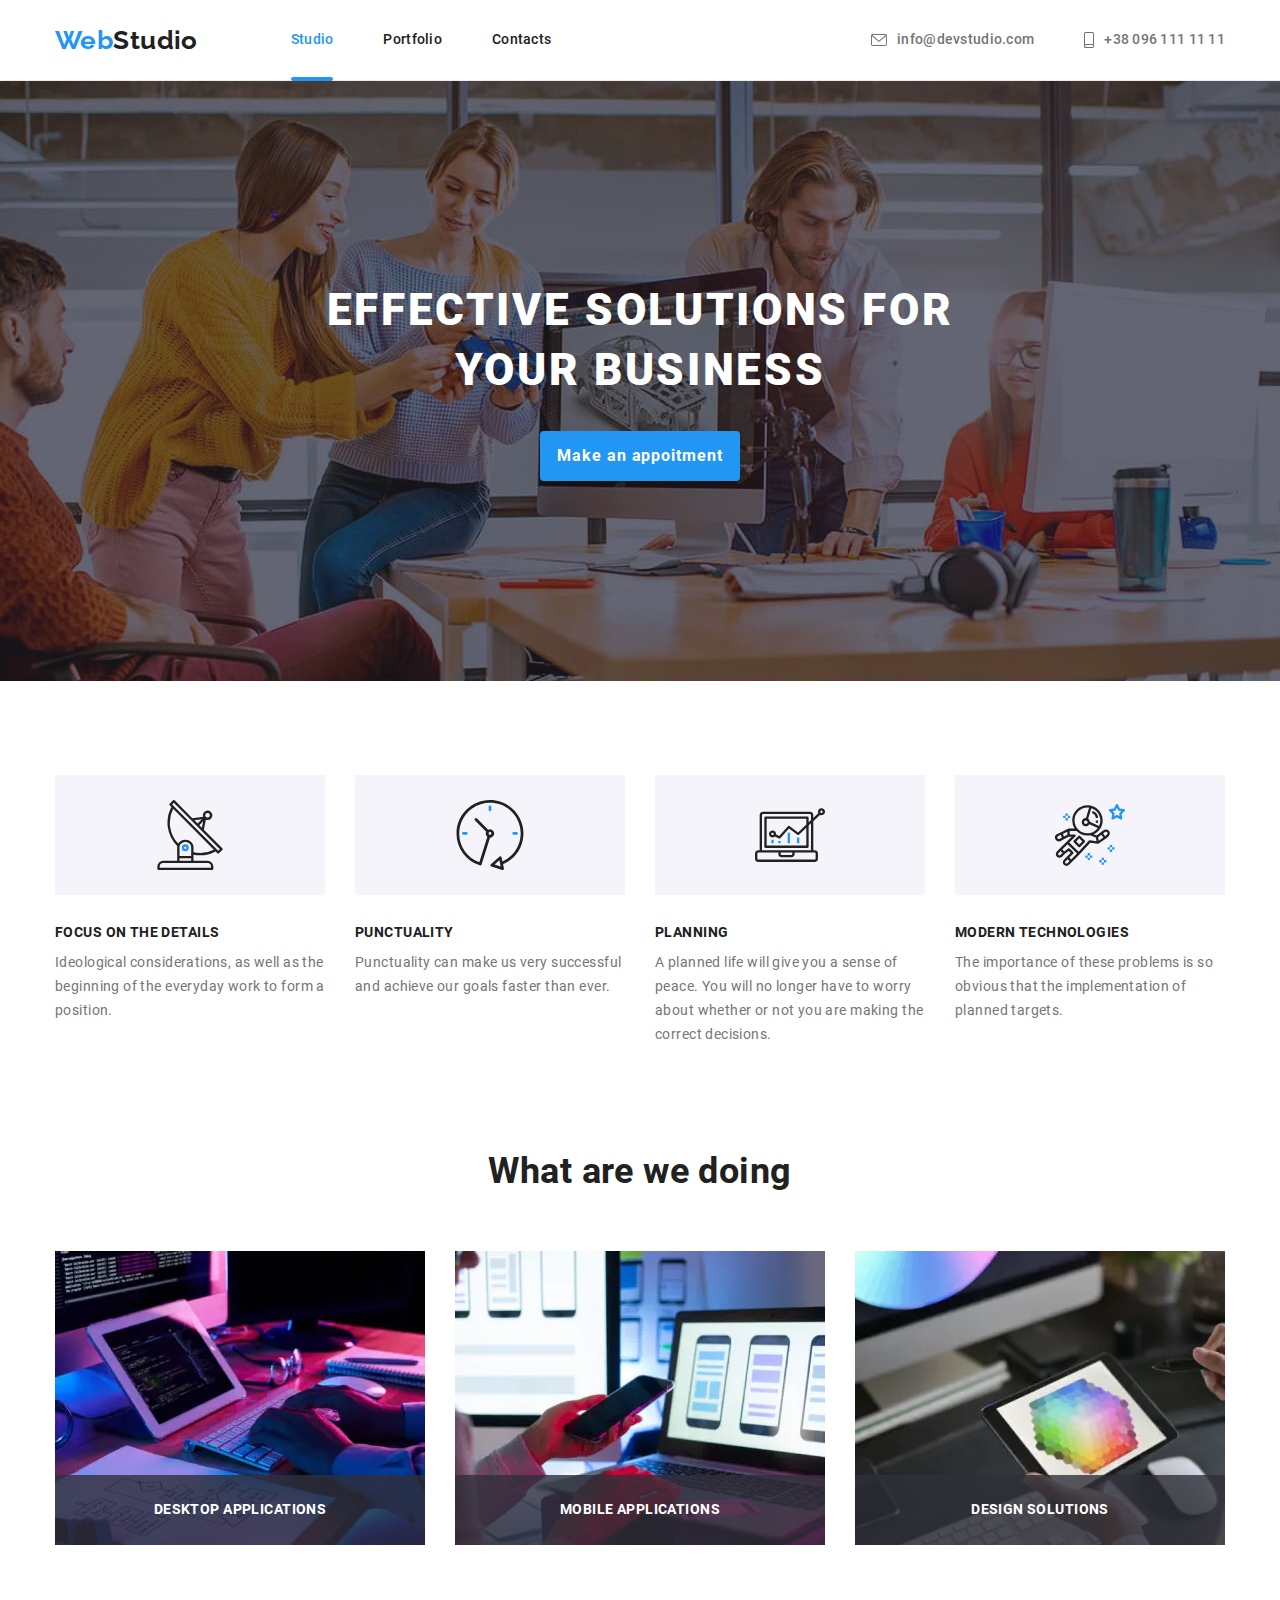
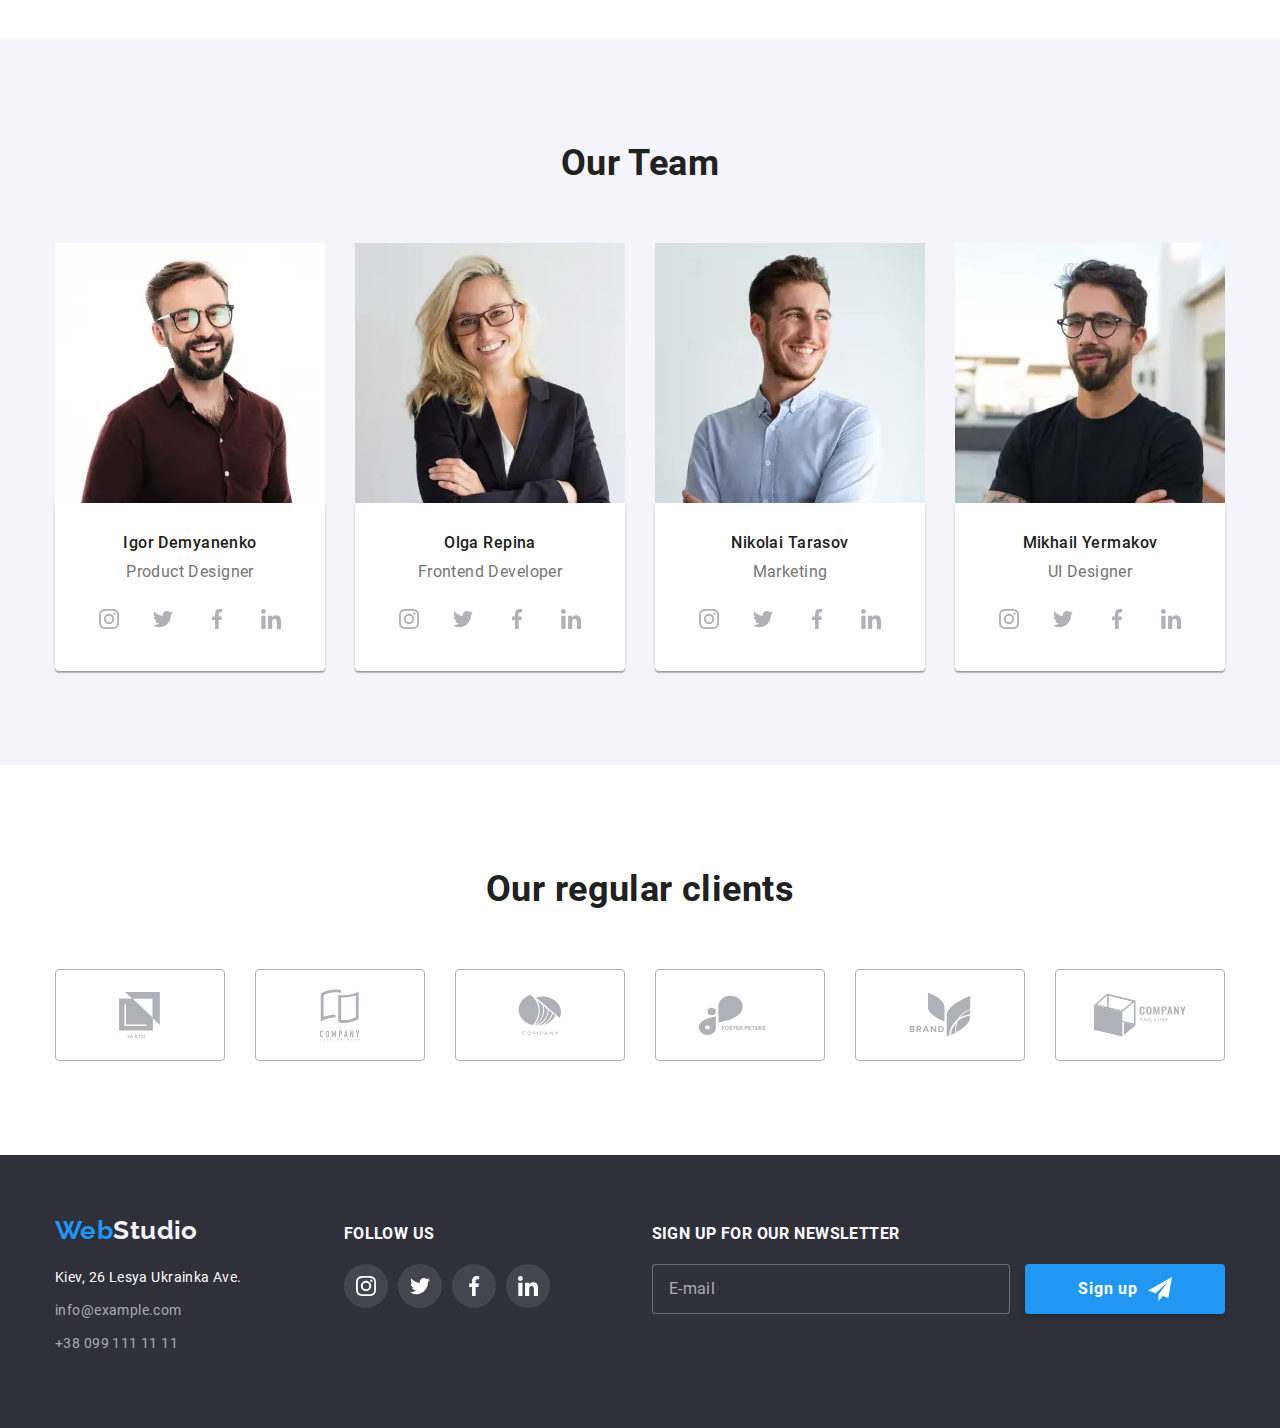
<file: index.html>
<!DOCTYPE html>
<html lang="en">
  <head>
    <meta charset="UTF-8" />
    <meta http-equiv="X-UA-Compatible" content="IE=edge" />
    <meta name="viewport" content="width=device-width, initial-scale=1.0" />
    <title>Web Studio</title>
    <link
      rel="stylesheet"
      href="https://cdnjs.cloudflare.com/ajax/libs/modern-normalize/1.0.0/modern-normalize.min.css"
    />
    <link rel="stylesheet" href="./css/main.min.css" />
  </head>
  <body>
    <header class="header">
      <div class="container header__flex">
        <a class="link logo logo--nohover logo--nofocus header__logo" href="./index.html"
          ><span class="logo--blue">Web</span>Studio</a
        >
        <nav class="site-nav">
          <button class="site-nav__button" type="button" aria-expanded="false" data-menu-button>
            <svg class="site-nav__svg" width="24" height="16" aria-label="Swith to mobile menu">
              <use class="site-nav__menu-btn" href="./images/icons.svg#menu_24px"></use>
              <use class="site-nav__close-btn" href="./images/icons.svg#close_24px"></use>
            </svg>
          </button>
          <ul class="list site-nav__list">
            <li class="site-nav__item">
              <a class="link site-nav__link site-nav__link--current" href="./index.html">Studio</a>
            </li>
            <li class="site-nav__item"><a class="link site-nav__link" href="./portfolio.html">Portfolio</a></li>
            <li class="site-nav__item"><a class="link site-nav__link" href="#contacts">Contacts</a></li>
          </ul>
        </nav>
        <ul class="list contacts header-contacts">
          <li class="contacts__item">
            <a class="contacts__link link" href="mailto:info@devstudio.com">
              <svg class="contacts__icon contacts__icon--mail">
                <use href="./images/icons.svg#mail"></use>
              </svg>
              info@devstudio.com
            </a>
          </li>
          <li class="contacts__item">
            <a class="contacts__link link" href="tel:+380961111111">
              <svg class="contacts__icon contacts__icon--tel">
                <use href="./images/icons.svg#tel"></use>
              </svg>
              +38 096 111 11 11
            </a>
          </li>
        </ul>
      </div>
      <div class="mobile-menu" data-menu>
        <ul class="list mobile-menu__list">
          <li class="mobile-menu__item">
            <a href="./index.html" class="link mobile-menu__link mobile-menu__link--current">Studio</a>
          </li>
          <li class="mobile-menu__item"><a href="./portfolio.html" class="link mobile-menu__link">Portfolio</a></li>
          <li class="mobile-menu__item"><a href="#contacts" class="link mobile-menu__link">Contacts</a></li>
        </ul>
        <div class="mobile-menu__bottom">
          <ul class="list mobile-menu__contacts">
            <li class="mobile-menu__contscts-item">
              <a href="tel:+380961111111" class="link mobile-menu__contacts-link mobile-menu__contacts-link--tel"
                >+38 096 111 11 11</a
              >
            </li>
            <li class="mobile-menu__contscts-item">
              <a
                href="mailto:info@devstudio.com"
                class="link mobile-menu__contacts-link mobile-menu__contacts-link--mail"
                >info@devstudio.com</a
              >
            </li>
          </ul>
          <ul class="list mobile-menu__socials">
            <li class="mobile-menu__socials-item">
              <a href="https://www.instagram.com/" class="link mobile-menu__socials-link">Instagram</a>
            </li>
            <li class="mobile-menu__socials-item">
              <a href="https://twitter.com/" class="link mobile-menu__socials-link">Twitter</a>
            </li>
            <li class="mobile-menu__socials-item">
              <a href="https://www.facebook.com/" class="link mobile-menu__socials-link">Facebook</a>
            </li>
            <li class="mobile-menu__socials-item">
              <a href="https://www.linkedin.com/" class="link mobile-menu__socials-link">LinkedIn</a>
            </li>
          </ul>
        </div>
      </div>
    </header>
    <main>
      <section class="hero section">
        <div class="container">
          <h1 class="hero__title">Effective solutions for your business</h1>
          <button class="btn hero__btn" data-modal-open type="button">Make an appoitment</button>
        </div>
      </section>
      <section class="section values">
        <div class="container">
          <h2 class="section__title visually-hidden">Our values</h2>
          <ul class="list card-set">
            <li class="card-set__item values__item">
              <div class="values__bg-icon">
                <svg class="values__icon" width="70" height="70">
                  <use href="./images/icons.svg#antenna"></use>
                </svg>
              </div>
              <h3 class="values__point">Focus on the details</h3>
              <p class="values__text">
                Ideological considerations, as well as the beginning of the everyday work to form a position.
              </p>
            </li>
            <li class="card-set__item values__item">
              <div class="values__bg-icon">
                <svg class="values__icon" width="70" height="70">
                  <use href="./images/icons.svg#clock"></use>
                </svg>
              </div>
              <h3 class="values__point">Punctuality</h3>
              <p class="values__text">
                Punctuality can make us very successful and achieve our goals faster than ever.
              </p>
            </li>

            <li class="card-set__item values__item">
              <div class="values__bg-icon">
                <svg class="values__icon" width="70" height="70">
                  <use href="./images/icons.svg#diagram"></use>
                </svg>
              </div>
              <h3 class="values__point">Planning</h3>
              <p class="values__text">
                A planned life will give you a sense of peace. You will no longer have to worry about whether or not you
                are making the correct decisions.
              </p>
            </li>

            <li class="card-set__item values__item">
              <div class="values__bg-icon">
                <svg class="values__icon" width="70" height="70">
                  <use href="./images/icons.svg#astronaut"></use>
                </svg>
              </div>
              <h3 class="values__point">Modern Technologies</h3>
              <p class="values__text">
                The importance of these problems is so obvious that the implementation of planned targets.
              </p>
            </li>
          </ul>
        </div>
      </section>
      <section class="section services">
        <div class="container">
          <h2 class="section__title">What are we doing</h2>
          <ul class="card-set list">
            <li class="services__item card-set__item">
              <div class="services__thumb">
                <picture>
                  <source
                    srcset="
                      ./images/actions/desktop/box1_desktop.webp    1x,
                      ./images/actions/desktop/box1_desktop@2x.webp 2x
                    "
                    media="(min-width: 1200px)"
                    type="image/webp"
                  />
                  <source
                    srcset="
                      ./images/actions/desktop/box1_desktop.jpg    1x,
                      ./images/actions/desktop/box1_desktop@2x.jpg 2x
                    "
                    media="(min-width:1200px)"
                    type="image/jpeg"
                  />
                  <img src="./images/actions/desktop/box1_desktop.jpg" alt="Full Stack Development work" width="370" />
                </picture>

                <p class="services__content">Desktop applications</p>
              </div>
            </li>

            <li class="services__item card-set__item">
              <div class="services__thumb">
                <picture>
                  <source
                    srcset="
                      ./images/actions/desktop/box2_desktop.webp    1x,
                      ./images/actions/desktop/box2_desktop@2x.webp 2x
                    "
                    media="(min-width: 1200px)"
                    type="image/webp"
                  />
                  <source
                    srcset="
                      ./images/actions/desktop/box2_desktop.jpg    1x,
                      ./images/actions/desktop/box2_desktop@2x.jpg 2x
                    "
                    media="(min-width:1200px)"
                    type="image/jpeg"
                  />
                  <img src="./images/actions/desktop/box2_desktop.jpg" alt="Management work" width="370" />
                </picture>
                <p class="services__content">Mobile applications</p>
              </div>
            </li>

            <li class="services__item card-set__item">
              <div class="services__thumb">
                <picture>
                  <source
                    srcset="
                      ./images/actions/desktop/box3_desktop.webp    1x,
                      ./images/actions/desktop/box3_desktop@2x.webp 2x
                    "
                    media="(min-width: 1200px)"
                    type="image/webp"
                  />
                  <source
                    srcset="
                      ./images/actions/desktop/box3_desktop.jpg    1x,
                      ./images/actions/desktop/box3_desktop@2x.jpg 2x
                    "
                    media="(min-width:1200px)"
                    type="image/jpeg"
                  />
                  <img src="./images/actions/desktop/box3_desktop.jpg" alt="Design work" width="370" />
                </picture>
                <p class="services__content">Design solutions</p>
              </div>
            </li>
          </ul>
        </div>
      </section>
      <section class="section team">
        <div class="container">
          <h2 class="section__title">Our Team</h2>
          <ul class="card-set list">
            <li class="team__item card-set__item">
              <picture>
                <source
                  srcset="./images/team/desktop/team1_desktop.webp 1x, ./images/team/desktop/team1_desktop@2x.webp 2x"
                  media="(min-width: 1200px)"
                  type="image/webp"
                />
                <source
                  srcset="./images/team/tablet/team1_tablet.webp 1x, ./images/team/tablet/team1_tablet@2x.webp 2x"
                  media="(min-width: 768px)"
                  type="image/webp"
                />
                <source
                  srcset="./images/team/mobile/team1_mobile.webp 1x, ./images/team/mobile/team1_mobile@2x.webp 2x"
                  media="(max-width: 767.98px)"
                  type="image/webp"
                />
                <source
                  srcset="./images/team/desktop/team1_desktop.jpg 1x, ./images/team/desktop/team1_desktop@2x.jpg 2x"
                  media="(min-width: 1200px)"
                  type="image/jpeg"
                />
                <source
                  srcset="./images/team/tablet/team1_tablet.jpg 1x, ./images/team/tablet/team1_tablet@2x.jpg 2x"
                  media="(min-width: 768px)"
                  type="image/jpeg"
                />
                <source
                  srcset="./images/team/mobile/team1_mobile.jpg 1x, ./images/team/mobile/team1_mobile@2x.jpg 2x"
                  media="(max-width: 767.98px)"
                  type="image/jpeg"
                />
                <img src="./images/team/mobile/team1_mobile.jpg" width="450" height="460" alt="Igor Demyanenko" />
              </picture>
              <div class="team__content">
                <h3 class="team__name">Igor Demyanenko</h3>
                <p class="team__position">Product Designer</p>
                <ul class="socials list">
                  <li class="socials__item">
                    <a
                      href="https://www.instagram.com/"
                      class="socials__link link"
                      target="_blank"
                      rel="noreferrer noopener"
                    >
                      <svg class="socials__icon" width="20" height="20">
                        <use href="./images/icons.svg#instagram"></use>
                      </svg>
                    </a>
                  </li>
                  <li class="socials__item">
                    <a href="https://twitter.com/" class="socials__link link" target="_blank" rel="noreferrer noopener">
                      <svg class="socials__icon" width="20" height="20">
                        <use href="./images/icons.svg#twitter"></use>
                      </svg>
                    </a>
                  </li>
                  <li class="socials__item">
                    <a
                      href="https://www.facebook.com/"
                      class="socials__link link"
                      target="_blank"
                      rel="noreferrer noopener"
                    >
                      <svg class="socials__icon" width="20" height="20">
                        <use href="./images/icons.svg#facebook"></use>
                      </svg>
                    </a>
                  </li>
                  <li class="socials__item">
                    <a
                      href="https://www.linkedin.com/"
                      class="socials__link link"
                      target="_blank"
                      rel="noreferrer noopener"
                    >
                      <svg class="socials__icon" width="20" height="20">
                        <use href="./images/icons.svg#linkedin"></use>
                      </svg>
                    </a>
                  </li>
                </ul>
              </div>
            </li>
            <li class="team__item card-set__item">
              <picture>
                <source
                  srcset="./images/team/desktop/team2_desktop.webp 1x, ./images/team/desktop/team2_desktop@2x.webp 2x"
                  media="(min-width: 1200px)"
                  type="image/webp"
                />
                <source
                  srcset="./images/team/tablet/team2_tablet.webp 1x, ./images/team/tablet/team2_tablet@2x.webp 2x"
                  media="(min-width: 768px)"
                  type="image/webp"
                />
                <source
                  srcset="./images/team/mobile/team2_mobile.webp 1x, ./images/team/mobile/team2_mobile@2x.webp 2x"
                  media="(max-width: 767.98px)"
                  type="image/webp"
                />
                <source
                  srcset="./images/team/desktop/team2_desktop.jpg 1x, ./images/team/desktop/team2_desktop@2x.jpg 2x"
                  media="(min-width: 1200px)"
                  type="image/jpeg"
                />
                <source
                  srcset="./images/team/tablet/team2_tablet.jpg 1x, ./images/team/tablet/team2_tablet@2x.jpg 2x"
                  media="(min-width: 768px)"
                  type="image/jpeg"
                />
                <source
                  srcset="./images/team/mobile/team2_mobile.jpg 1x, ./images/team/mobile/team2_mobile@2x.jpg 2x"
                  media="(max-width: 767.98px)"
                  type="image/jpeg"
                />
                <img src="./images/team/mobile/team2_mobile.jpg" width="450" height="460" alt="Olga Repina" />
              </picture>
              <div class="team__content">
                <h3 class="team__name">Olga Repina</h3>
                <p class="team__position">Frontend Developer</p>
                <ul class="socials list">
                  <li class="socials__item">
                    <a
                      href="https://www.instagram.com/"
                      class="socials__link link"
                      target="_blank"
                      rel="noreferrer noopener"
                    >
                      <svg class="socials__icon" width="20" height="20">
                        <use href="./images/icons.svg#instagram"></use>
                      </svg>
                    </a>
                  </li>
                  <li class="socials__item">
                    <a href="https://twitter.com/" class="socials__link link" target="_blank" rel="noreferrer noopener">
                      <svg class="socials__icon" width="20" height="20">
                        <use href="./images/icons.svg#twitter"></use>
                      </svg>
                    </a>
                  </li>
                  <li class="socials__item">
                    <a
                      href="https://www.facebook.com/"
                      class="socials__link link"
                      target="_blank"
                      rel="noreferrer noopener"
                    >
                      <svg class="socials__icon" width="20" height="20">
                        <use href="./images/icons.svg#facebook"></use>
                      </svg>
                    </a>
                  </li>
                  <li class="socials__item">
                    <a
                      href="https://www.linkedin.com/"
                      class="socials__link link"
                      target="_blank"
                      rel="noreferrer noopener"
                    >
                      <svg class="socials__icon" width="20" height="20">
                        <use href="./images/icons.svg#linkedin"></use>
                      </svg>
                    </a>
                  </li>
                </ul>
              </div>
            </li>
            <li class="team__item card-set__item">
              <picture>
                <source
                  srcset="./images/team/desktop/team3_desktop.webp 1x, ./images/team/desktop/team3_desktop@2x.webp 2x"
                  media="(min-width: 1200px)"
                  type="image/webp"
                />
                <source
                  srcset="./images/team/tablet/team3_tablet.webp 1x, ./images/team/tablet/team3_tablet@2x.webp 2x"
                  media="(min-width: 768px)"
                  type="image/webp"
                />
                <source
                  srcset="./images/team/mobile/team3_mobile.webp 1x, ./images/team/mobile/team3_mobile@2x.webp 2x"
                  media="(max-width: 767.98px)"
                  type="image/webp"
                />
                <source
                  srcset="./images/team/desktop/team3_desktop.jpg 1x, ./images/team/desktop/team3_desktop@2x.jpg 2x"
                  media="(min-width: 1200px)"
                  type="image/jpeg"
                />
                <source
                  srcset="./images/team/tablet/team3_tablet.jpg 1x, ./images/team/tablet/team3_tablet@2x.jpg 2x"
                  media="(min-width: 768px)"
                  type="image/jpeg"
                />
                <source
                  srcset="./images/team/mobile/team3_mobile.jpg 1x, ./images/team/mobile/team3_mobile@2x.jpg 2x"
                  media="(max-width: 767.98px)"
                  type="image/jpeg"
                />
                <img src="./images/team/mobile/team3_mobile.jpg" width="450" height="460" alt="Nikolai Tarasov" />
              </picture>
              <div class="team__content">
                <h3 class="team__name">Nikolai Tarasov</h3>
                <p class="team__position">Marketing</p>
                <ul class="socials list">
                  <li class="socials__item">
                    <a
                      href="https://www.instagram.com/"
                      class="socials__link link"
                      target="_blank"
                      rel="noreferrer noopener"
                    >
                      <svg class="socials__icon" width="20" height="20">
                        <use href="./images/icons.svg#instagram" width="20" height="20"></use>
                      </svg>
                    </a>
                  </li>
                  <li class="socials__item">
                    <a href="https://twitter.com/" class="socials__link link" target="_blank" rel="noreferrer noopener">
                      <svg class="socials__icon" width="20" height="20">
                        <use href="./images/icons.svg#twitter" width="20" height="20"></use>
                      </svg>
                    </a>
                  </li>
                  <li class="socials__item">
                    <a
                      href="https://www.facebook.com/"
                      class="socials__link link"
                      target="_blank"
                      rel="noreferrer noopener"
                    >
                      <svg class="socials__icon" width="20" height="20">
                        <use href="./images/icons.svg#facebook" width="20" height="20"></use>
                      </svg>
                    </a>
                  </li>
                  <li class="socials__item">
                    <a
                      href="https://www.linkedin.com/"
                      class="socials__link link"
                      target="_blank"
                      rel="noreferrer noopener"
                    >
                      <svg class="socials__icon" width="20" height="20">
                        <use href="./images/icons.svg#linkedin" width="20" height="20"></use>
                      </svg>
                    </a>
                  </li>
                </ul>
              </div>
            </li>
            <li class="team__item card-set__item">
              <picture>
                <source
                  srcset="./images/team/desktop/team4_desktop.webp 1x, ./images/team/desktop/team4_desktop@2x.webp 2x"
                  media="(min-width: 1200px)"
                  type="image/webp"
                />
                <source
                  srcset="./images/team/tablet/team4_tablet.webp 1x, ./images/team/tablet/team4_tablet@2x.webp 2x"
                  media="(min-width: 768px)"
                  type="image/webp"
                />
                <source
                  srcset="./images/team/mobile/team4_mobile.webp 1x, ./images/team/mobile/team4_mobile@2x.webp 2x"
                  media="(max-width: 767.98px)"
                  type="image/webp"
                />
                <source
                  srcset="./images/team/desktop/team4_desktop.jpg 1x, ./images/team/desktop/team4_desktop@2x.jpg 2x"
                  media="(min-width: 1200px)"
                  type="image/jpeg"
                />
                <source
                  srcset="./images/team/tablet/team4_tablet.jpg 1x, ./images/team/tablet/team4_tablet@2x.jpg 2x"
                  media="(min-width: 768px)"
                  type="image/jpeg"
                />
                <source
                  srcset="./images/team/mobile/team4_mobile.jpg 1x, ./images/team/mobile/team4_mobile@2x.jpg 2x"
                  media="(max-width: 767.98px)"
                  type="image/jpeg"
                />
                <img src="./images/team/mobile/team4_mobile.jpg" width="450" height="460" alt="Mikhail Yermakov" />
              </picture>
              <div class="team__content">
                <h3 class="team__name">Mikhail Yermakov</h3>
                <p class="team__position">UI Designer</p>
                <ul class="socials list">
                  <li class="socials__item">
                    <a
                      href="https://www.instagram.com/"
                      class="socials__link link"
                      target="_blank"
                      rel="noreferrer noopener"
                    >
                      <svg class="socials__icon" width="20" height="20">
                        <use href="./images/icons.svg#instagram"></use>
                      </svg>
                    </a>
                  </li>
                  <li class="socials__item">
                    <a href="https://twitter.com/" class="socials__link link" target="_blank" rel="noreferrer noopener">
                      <svg class="socials__icon" width="20" height="20">
                        <use href="./images/icons.svg#twitter"></use>
                      </svg>
                    </a>
                  </li>
                  <li class="socials__item">
                    <a
                      href="https://www.facebook.com/"
                      class="socials__link link"
                      target="_blank"
                      rel="noreferrer noopener"
                    >
                      <svg class="socials__icon" width="20" height="20">
                        <use href="./images/icons.svg#facebook"></use>
                      </svg>
                    </a>
                  </li>
                  <li class="socials__item">
                    <a
                      href="https://www.linkedin.com/"
                      class="socials__link link"
                      target="_blank"
                      rel="noreferrer noopener"
                    >
                      <svg class="socials__icon" width="20" height="20">
                        <use href="./images/icons.svg#linkedin"></use>
                      </svg>
                    </a>
                  </li>
                </ul>
              </div>
            </li>
          </ul>
        </div>
      </section>
      <section class="section clients">
        <div class="container">
          <h2 class="section__title">Our regular clients</h2>
          <ul class="list clients__list card-set">
            <li class="clients__item card-set__item">
              <a href="" class="clients__link link" target="_blank" rel="noreferrer noopener">
                <svg class="clients__icon" width="41" height="46.7">
                  <use href="./images/icons.svg#logo-0"></use>
                </svg>
              </a>
            </li>
            <li class="clients__item card-set__item">
              <a href="" class="clients__link link" target="_blank" rel="noreferrer noopener">
                <svg class="clients__icon" width="40" height="52">
                  <use href="./images/icons.svg#logo-1"></use>
                </svg>
              </a>
            </li>
            <li class="clients__item card-set__item">
              <a href="" class="clients__link link" target="_blank" rel="noreferrer noopener">
                <svg class="clients__icon" width="43.46" height="41.18">
                  <use href="./images/icons.svg#logo-2"></use>
                </svg>
              </a>
            </li>
            <li class="clients__item card-set__item">
              <a href="" class="clients__link link" target="_blank" rel="noreferrer noopener">
                <svg class="clients__icon" width="84.44" height="40.62">
                  <use href="./images/icons.svg#logo-3"></use>
                </svg>
              </a>
            </li>
            <li class="clients__item card-set__item">
              <a href="" class="clients__link link" target="_blank" rel="noreferrer noopener">
                <svg class="clients__icon" width="62.54" height="45.43">
                  <use href="./images/icons.svg#logo-4"></use>
                </svg>
              </a>
            </li>
            <li class="clients__item card-set__item">
              <a href="" class="clients__link link" target="_blank" rel="noreferrer noopener">
                <svg class="clients__icon" width="93.79" height="43.93">
                  <use href="./images/icons.svg#logo-5"></use>
                </svg>
              </a>
            </li>
          </ul>
        </div>
      </section>
    </main>
    <footer class="footer">
      <div class="container footer__info">
        <div class="footer__address">
          <a class="link logo logo--white logo--nohover logo--nofocus" href="./index.html"
            ><span class="logo--blue">Web</span>Studio</a
          >
          <address class="address" id="contacts">
            <ul class="list">
              <li class="address__item address__item--white">
                <a class="link" href="https://goo.gl/maps/UTHVrbyp5F8tHb4Z7">Kiev, 26 Lesya Ukrainka Ave.</a>
              </li>
              <li class="address__item">
                <a class="link address__contacts" href="mailto:info@devstudio.com">info@example.com</a>
              </li>
              <li class="address__item">
                <a class="link address__contacts" href="tel:+380961111111">+38 099 111 11 11</a>
              </li>
            </ul>
          </address>
        </div>
        <div class="footer__socials">
          <h3 class="socials__title">Follow us</h3>
          <ul class="socials list">
            <li class="socials__item">
              <a
                href="https://www.instagram.com/"
                class="socials__link socials__link--white link"
                target="_blank"
                rel="noreferrer noopener"
              >
                <svg class="socials__icon" width="20" height="20">
                  <use href="./images/icons.svg#instagram"></use>
                </svg>
              </a>
            </li>
            <li class="socials__item">
              <a
                href="https://twitter.com/"
                class="socials__link socials__link--white link"
                target="_blank"
                rel="noreferrer noopener"
              >
                <svg class="socials__icon" width="20" height="20">
                  <use href="./images/icons.svg#twitter"></use>
                </svg>
              </a>
            </li>
            <li class="socials__item">
              <a
                href="https://www.facebook.com/"
                class="socials__link socials__link--white link"
                target="_blank"
                rel="noreferrer noopener"
              >
                <svg class="socials__icon" width="20" height="20">
                  <use href="./images/icons.svg#facebook"></use>
                </svg>
              </a>
            </li>
            <li class="socials__item">
              <a
                href="https://www.linkedin.com/"
                class="socials__link socials__link--white link"
                target="_blank"
                rel="noreferrer noopener"
              >
                <svg class="socials__icon" width="20" height="20">
                  <use href="./images/icons.svg#linkedin"></use>
                </svg>
              </a>
            </li>
          </ul>
        </div>
        <div class="newsletter">
          <h3 class="newsletter__title">Sign up for our newsletter</h3>
          <form class="newsletter__form">
            <input type="email" name="mail" class="newsletter__mail" placeholder="E-mail" autocomplete="off" />
            <button type="submit" class="btn newsletter__btn">
              <span>Sign up</span>
              <svg class="newsletter__icon" width="24" height="24">
                <use href="./images/icons.svg#send"></use>
              </svg>
            </button>
          </form>
        </div>
      </div>
    </footer>
    <div class="backdrop backdrop--is-hidden" data-modal>
      <div class="modal">
        <button class="modal__close" data-modal-close type="button">
          <svg class="modal__icon" width="18" height="18">
            <use href="./images/icons.svg#close"></use>
          </svg>
        </button>
        <form class="request-form" autocomplete="off">
          <h3 class="request-form__title">Leave your details here, we will call you back</h3>
          <label class="request-form__field">
            <input type="text" name="name" class="request-form__input" placeholder=" " />
            <span class="request-form__label">Full name</span>
            <svg class="request-form__icon" width="18" height="18">
              <use href="./images/icons.svg#person"></use>
            </svg>
          </label>
          <label class="request-form__field">
            <input type="tel" name="phone" class="request-form__input" placeholder=" " />
            <span class="request-form__label">Phone number</span>
            <svg class="request-form__icon" width="18" height="18">
              <use href="./images/icons.svg#phone-modal"></use>
            </svg>
          </label>
          <label class="request-form__field">
            <input type="email" name="email" class="request-form__input" placeholder=" " />
            <span class="request-form__label">E-mail</span>
            <svg class="request-form__icon" width="18" height="18">
              <use href="./images/icons.svg#email-modal"></use>
            </svg>
          </label>
          <label class="form-comment request-form__comment">
            <textarea name="comment" class="form-comment__textarea" placeholder=" "></textarea>
            <span class="form-comment__label">Your comment</span>
          </label>
          <label class="checkbox request-form__checkbox">
            <input class="checkbox__input visually-hidden" type="checkbox" name="checkbox" />
            <span class="checkbox__icon"></span>
            <span class="checkbox__text">
              I agree to a newsletter and accept <a class="checkbox__link" href="">the Terms and Conditions</a>
            </span>
          </label>
          <button class="btn request-btn" type="submit">Send</button>
        </form>
      </div>
    </div>
    <script src="./js/modal.js"></script>
    <script src="./js/mobile-menu.js"></script>
  </body>
</html>
</file>
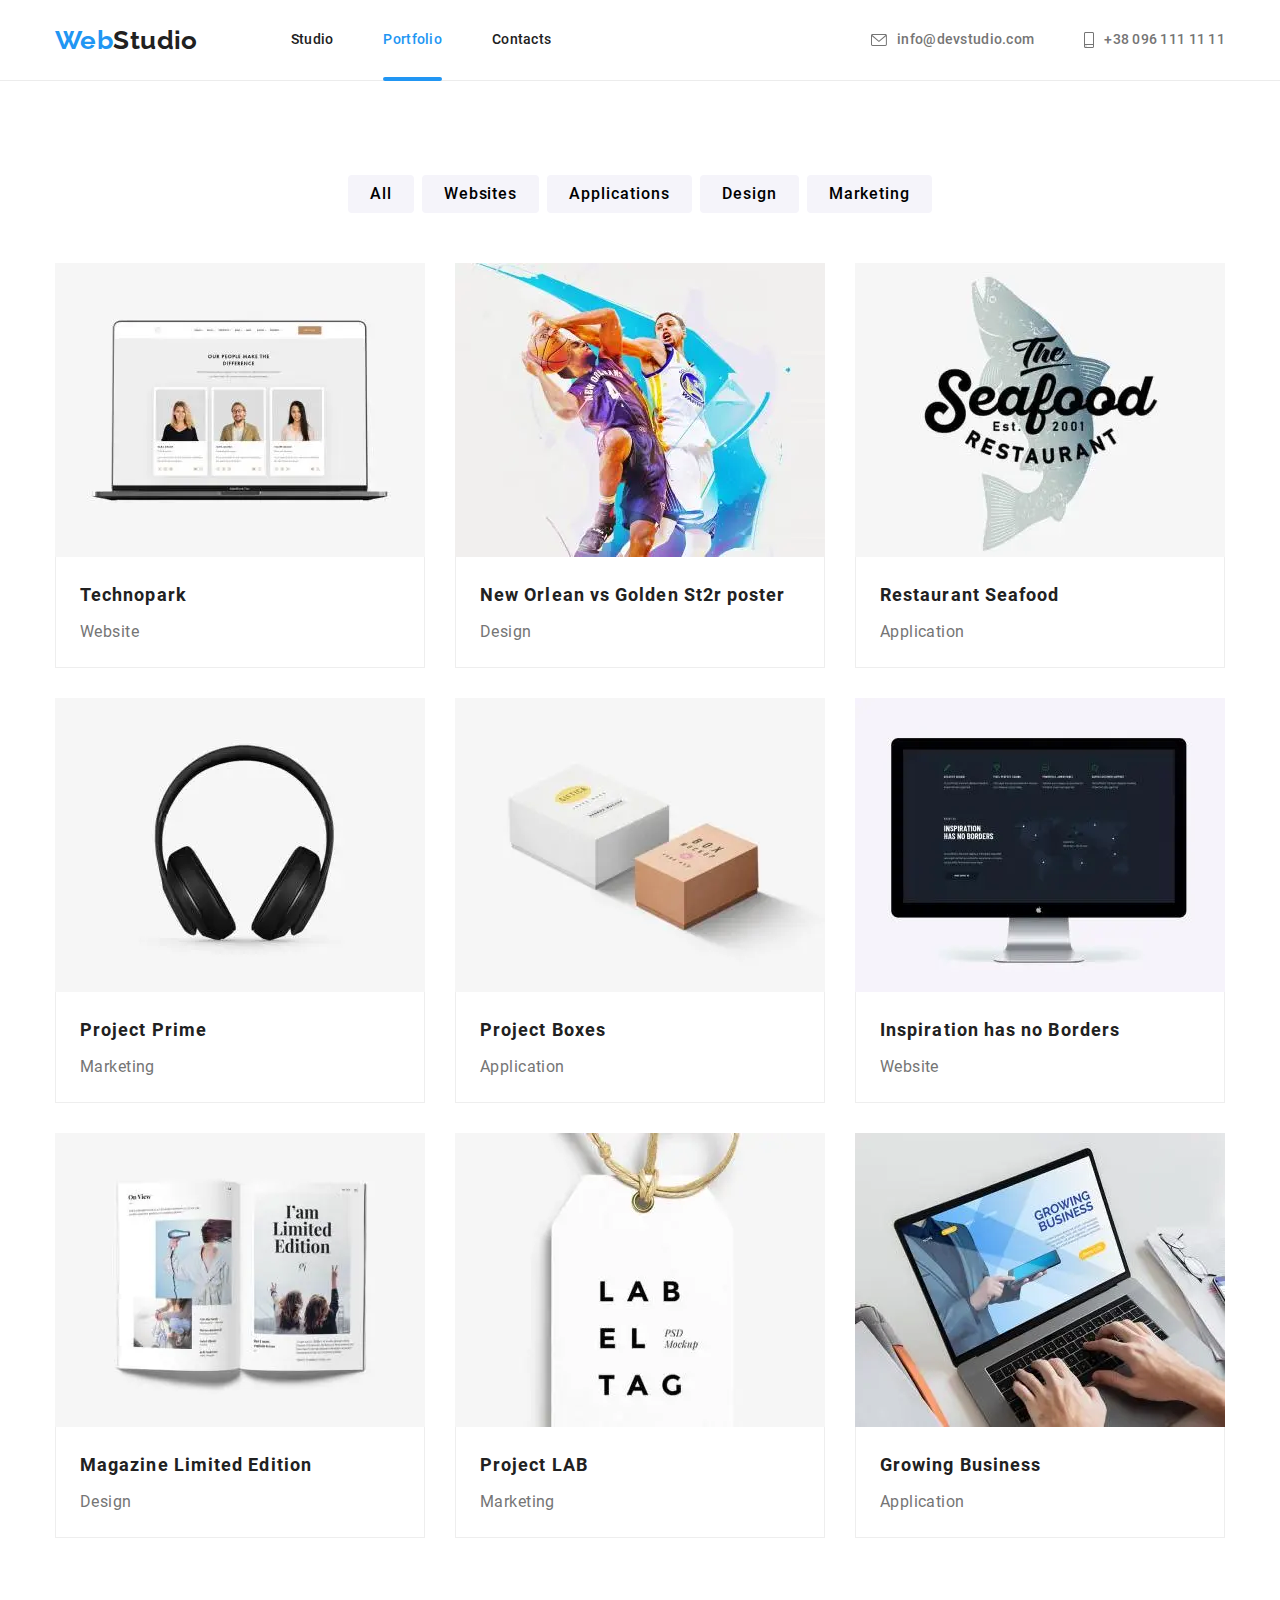
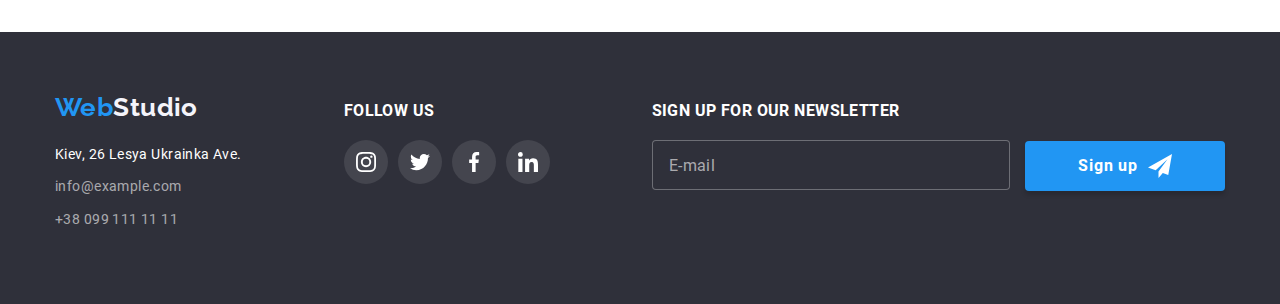
<file: portfolio.html>
<!DOCTYPE html>
<html lang="en">
  <head>
    <meta charset="UTF-8" />
    <meta http-equiv="X-UA-Compatible" content="IE=edge" />
    <meta name="viewport" content="width=device-width, initial-scale=1.0" />
    <title>Portfolio</title>
    <link
      rel="stylesheet"
      href="https://cdnjs.cloudflare.com/ajax/libs/modern-normalize/1.0.0/modern-normalize.min.css"
    />
    <link rel="stylesheet" href="./css/main.min.css" />
  </head>
  <body>
    <header class="header">
      <div class="container header__flex">
        <a class="link logo logo--nohover logo--nofocus header__logo" href="./index.html"
          ><span class="logo--blue">Web</span>Studio</a
        >
        <nav class="site-nav">
          <button class="site-nav__button" type="button" aria-expanded="false" data-menu-button>
            <svg class="site-nav__svg" width="24" height="16" aria-label="Swith to mobile menu">
              <use class="site-nav__menu-btn" href="./images/icons.svg#menu_24px"></use>
              <use class="site-nav__close-btn" href="./images/icons.svg#close_24px"></use>
            </svg>
          </button>
          <ul class="list site-nav__list">
            <li class="site-nav__item">
              <a class="link site-nav__link" href="./index.html">Studio</a>
            </li>
            <li class="site-nav__item">
              <a class="link site-nav__link site-nav__link--current" href="./portfolio.html">Portfolio</a>
            </li>
            <li class="site-nav__item"><a class="link site-nav__link" href="#contacts">Contacts</a></li>
          </ul>
        </nav>
        <ul class="list contacts header-contacts">
          <li class="contacts__item">
            <a class="contacts__link link" href="mailto:info@devstudio.com">
              <svg class="contacts__icon contacts__icon--mail">
                <use href="./images/icons.svg#mail"></use>
              </svg>
              info@devstudio.com
            </a>
          </li>
          <li class="contacts__item">
            <a class="contacts__link link" href="tel:+380961111111">
              <svg class="contacts__icon contacts__icon--tel">
                <use href="./images/icons.svg#tel"></use>
              </svg>
              +38 096 111 11 11
            </a>
          </li>
        </ul>
      </div>
      <div class="mobile-menu" data-menu>
        <ul class="list mobile-menu__list">
          <li class="mobile-menu__item">
            <a href="./index.html" class="link mobile-menu__link">Studio</a>
          </li>
          <li class="mobile-menu__item mobile-menu__link--current">
            <a href="./portfolio.html" class="link mobile-menu__link">Portfolio</a>
          </li>
          <li class="mobile-menu__item"><a href="#contacts" class="link mobile-menu__link">Contacts</a></li>
        </ul>
        <div class="mobile-menu__bottom">
          <ul class="list mobile-menu__contacts">
            <li class="mobile-menu__contscts-item">
              <a href="tel:+380961111111" class="link mobile-menu__contacts-link mobile-menu__contacts-link--tel"
                >+38 096 111 11 11</a
              >
            </li>
            <li class="mobile-menu__contscts-item">
              <a
                href="mailto:info@devstudio.com"
                class="link mobile-menu__contacts-link mobile-menu__contacts-link--mail"
                >info@devstudio.com</a
              >
            </li>
          </ul>
          <ul class="list mobile-menu__socials">
            <li class="mobile-menu__socials-item">
              <a href="https://www.instagram.com/" class="link mobile-menu__socials-link">Instagram</a>
            </li>
            <li class="mobile-menu__socials-item">
              <a href="https://twitter.com/" class="link mobile-menu__socials-link">Twitter</a>
            </li>
            <li class="mobile-menu__socials-item">
              <a href="https://www.facebook.com/" class="link mobile-menu__socials-link">Facebook</a>
            </li>
            <li class="mobile-menu__socials-item">
              <a href="https://www.linkedin.com/" class="link mobile-menu__socials-link">LinkedIn</a>
            </li>
          </ul>
        </div>
      </div>
    </header>
    <main>
      <section class="section portfolio">
        <div class="container">
          <h1 class="visually-hidden">Our Portfolio</h1>
          <ul class="list filter">
            <li class="filter__item"><button class="btn filter__btn" type="button">All</button></li>
            <li class="filter__item"><button class="btn filter__btn" type="button">Websites</button></li>
            <li class="filter__item"><button class="btn filter__btn" type="button">Applications</button></li>
            <li class="filter__item"><button class="btn filter__btn" type="button">Design</button></li>
            <li class="filter__item"><button class="btn filter__btn" type="button">Marketing</button></li>
          </ul>
          <ul class="card-set list">
            <li class="portfolio__item card-set__item">
              <a href="" class="portfolio__link">
                <div class="portfolio__thumb">
                  <picture>
                    <source
                      srcset="
                        ./images/portfolio/desktop/img1_desktop.webp    1x,
                        ./images/portfolio/desktop/img1_desktop@2x.webp 2x
                      "
                      media="(min-width: 1200px)"
                      type="image/webp"
                    />
                    <source
                      srcset="
                        ./images/portfolio/tablet/img1_tablet.webp    1x,
                        ./images/portfolio/tablet/img1_tablet@2x.webp 2x
                      "
                      media="(min-width: 768px)"
                      type="image/webp"
                    />
                    <source
                      srcset="
                        ./images/portfolio/mobile/img1_mobile.webp    1x,
                        ./images/portfolio/mobile/img1_mobile@2x.webp 2x
                      "
                      media="(max-width: 767.98px)"
                      type="image/webp"
                    />
                    <source
                      srcset="
                        ./images/portfolio/desktop/img1_desktop.jpg    1x,
                        ./images/portfolio/desktop/img1_desktop@2x.jpg 2x
                      "
                      media="(min-width: 1200px)"
                      type="image/jpeg"
                    />
                    <source
                      srcset="
                        ./images/portfolio/tablet/img1_tablet.jpg    1x,
                        ./images/portfolio/tablet/img1_tablet@2x.jpg 2x
                      "
                      media="(min-width: 768px)"
                      type="image/jpeg"
                    />
                    <source
                      srcset="
                        ./images/portfolio/mobile/img1_mobile.jpg    1x,
                        ./images/portfolio/mobile/img1_mobile@2x.jpg 2x
                      "
                      media="(max-width: 767.98px)"
                      type="image/jpeg"
                    />
                    <img
                      src="./images/portfolio/mobile/img1_mobile.jpg"
                      width="450"
                      height="294"
                      alt="Technopark website"
                    />
                  </picture>
                  <p class="portfolio__overlay">
                    Technokryak is a modern platform for the spread of coronavirus. Companies use this platform for
                    digital espionage and attacks on competitors' secure servers.
                  </p>
                </div>
                <div class="portfolio__content">
                  <h3 class="portfolio__name">Technopark</h3>
                  <p class="portfolio__type">Website</p>
                </div>
              </a>
            </li>
            <li class="portfolio__item card-set__item">
              <a href="" class="portfolio__link">
                <div class="portfolio__thumb">
                  <picture>
                    <source
                      srcset="
                        ./images/portfolio/desktop/img2_desktop.webp    1x,
                        ./images/portfolio/desktop/img2_desktop@2x.webp 2x
                      "
                      media="(min-width: 1200px)"
                      type="image/webp"
                    />
                    <source
                      srcset="
                        ./images/portfolio/tablet/img2_tablet.webp    1x,
                        ./images/portfolio/tablet/img2_tablet@2x.webp 2x
                      "
                      media="(min-width: 768px)"
                      type="image/webp"
                    />
                    <source
                      srcset="
                        ./images/portfolio/mobile/img2_mobile.webp    1x,
                        ./images/portfolio/mobile/img2_mobile@2x.webp 2x
                      "
                      media="(max-width: 767.98px)"
                      type="image/webp"
                    />
                    <source
                      srcset="
                        ./images/portfolio/desktop/img2_desktop.jpg    1x,
                        ./images/portfolio/desktop/img2_desktop@2x.jpg 2x
                      "
                      media="(min-width: 1200px)"
                      type="image/jpeg"
                    />
                    <source
                      srcset="
                        ./images/portfolio/tablet/img2_tablet.jpg    1x,
                        ./images/portfolio/tablet/img2_tablet@2x.jpg 2x
                      "
                      media="(min-width: 768px)"
                      type="image/jpeg"
                    />
                    <source
                      srcset="
                        ./images/portfolio/mobile/img2_mobile.jpg    1x,
                        ./images/portfolio/mobile/img2_mobile@2x.jpg 2x
                      "
                      media="(max-width: 767.98px)"
                      type="image/jpeg"
                    />
                    <img
                      src="./images/portfolio/mobile/img2_mobile.jpg"
                      width="450"
                      height="294"
                      alt="Poster for basketball"
                    />
                  </picture>
                  <p class="portfolio__overlay">
                    Technokryak is a modern platform for the spread of coronavirus. Companies use this platform for
                    digital espionage and attacks on competitors' secure servers.
                  </p>
                </div>

                <div class="portfolio__content">
                  <h3 class="portfolio__name">New Orlean vs Golden St2r poster</h3>
                  <p class="portfolio__type">Design</p>
                </div>
              </a>
            </li>
            <li class="portfolio__item card-set__item">
              <a href="" class="portfolio__link">
                <div class="portfolio__thumb">
                  <picture>
                    <source
                      srcset="
                        ./images/portfolio/desktop/img3_desktop.webp    1x,
                        ./images/portfolio/desktop/img3_desktop@2x.webp 2x
                      "
                      media="(min-width: 1200px)"
                      type="image/webp"
                    />
                    <source
                      srcset="
                        ./images/portfolio/tablet/img3_tablet.webp    1x,
                        ./images/portfolio/tablet/img3_tablet@2x.webp 2x
                      "
                      media="(min-width: 768px)"
                      type="image/webp"
                    />
                    <source
                      srcset="
                        ./images/portfolio/mobile/img3_mobile.webp    1x,
                        ./images/portfolio/mobile/img3_mobile@2x.webp 2x
                      "
                      media="(max-width: 767.98px)"
                      type="image/webp"
                    />
                    <source
                      srcset="
                        ./images/portfolio/desktop/img3_desktop.jpg    1x,
                        ./images/portfolio/desktop/img3_desktop@2x.jpg 2x
                      "
                      media="(min-width: 1200px)"
                      type="image/jpeg"
                    />
                    <source
                      srcset="
                        ./images/portfolio/tablet/img3_tablet.jpg    1x,
                        ./images/portfolio/tablet/img3_tablet@2x.jpg 2x
                      "
                      media="(min-width: 768px)"
                      type="image/jpeg"
                    />
                    <source
                      srcset="
                        ./images/portfolio/mobile/img3_mobile.jpg    1x,
                        ./images/portfolio/mobile/img3_mobile@2x.jpg 2x
                      "
                      media="(max-width: 767.98px)"
                      type="image/jpeg"
                    />
                    <img
                      src="./images/portfolio/mobile/img3_mobile.jpg"
                      width="450"
                      height="294"
                      alt="Restaurant's logo"
                    />
                  </picture>
                  <p class="portfolio__overlay">
                    Technokryak is a modern platform for the spread of coronavirus. Companies use this platform for
                    digital espionage and attacks on competitors' secure servers.
                  </p>
                </div>

                <div class="portfolio__content">
                  <h3 class="portfolio__name">Restaurant Seafood</h3>
                  <p class="portfolio__type">Application</p>
                </div>
              </a>
            </li>
            <li class="portfolio__item card-set__item">
              <a href="" class="portfolio__link">
                <div class="portfolio__thumb">
                  <picture>
                    <source
                      srcset="
                        ./images/portfolio/desktop/img4_desktop.webp    1x,
                        ./images/portfolio/desktop/img4_desktop@2x.webp 2x
                      "
                      media="(min-width: 1200px)"
                      type="image/webp"
                    />
                    <source
                      srcset="
                        ./images/portfolio/tablet/img4_tablet.webp    1x,
                        ./images/portfolio/tablet/img4_tablet@2x.webp 2x
                      "
                      media="(min-width: 768px)"
                      type="image/webp"
                    />
                    <source
                      srcset="
                        ./images/portfolio/mobile/img4_mobile.webp    1x,
                        ./images/portfolio/mobile/img4_mobile@2x.webp 2x
                      "
                      media="(max-width: 767.98px)"
                      type="image/webp"
                    />
                    <source
                      srcset="
                        ./images/portfolio/desktop/img4_desktop.jpg    1x,
                        ./images/portfolio/desktop/img4_desktop@2x.jpg 2x
                      "
                      media="(min-width: 1200px)"
                      type="image/jpeg"
                    />
                    <source
                      srcset="
                        ./images/portfolio/tablet/img4_tablet.jpg    1x,
                        ./images/portfolio/tablet/img4_tablet@2x.jpg 2x
                      "
                      media="(min-width: 768px)"
                      type="image/jpeg"
                    />
                    <source
                      srcset="
                        ./images/portfolio/mobile/img4_mobile.jpg    1x,
                        ./images/portfolio/mobile/img4_mobile@2x.jpg 2x
                      "
                      media="(max-width: 767.98px)"
                      type="image/jpeg"
                    />
                    <img src="./images/portfolio/mobile/img4_mobile.jpg" width="450" height="294" alt="Headphones" />
                  </picture>
                  <p class="portfolio__overlay">
                    Technokryak is a modern platform for the spread of coronavirus. Companies use this platform for
                    digital espionage and attacks on competitors' secure servers.
                  </p>
                </div>

                <div class="portfolio__content">
                  <h3 class="portfolio__name">Project Prime</h3>
                  <p class="portfolio__type">Marketing</p>
                </div>
              </a>
            </li>
            <li class="portfolio__item card-set__item">
              <a href="" class="portfolio__link">
                <div class="portfolio__thumb">
                  <picture>
                    <source
                      srcset="
                        ./images/portfolio/desktop/img5_desktop.webp    1x,
                        ./images/portfolio/desktop/img5_desktop@2x.webp 2x
                      "
                      media="(min-width: 1200px)"
                      type="image/webp"
                    />
                    <source
                      srcset="
                        ./images/portfolio/tablet/img5_tablet.webp    1x,
                        ./images/portfolio/tablet/img5_tablet@2x.webp 2x
                      "
                      media="(min-width: 768px)"
                      type="image/webp"
                    />
                    <source
                      srcset="
                        ./images/portfolio/mobile/img5_mobile.webp    1x,
                        ./images/portfolio/mobile/img5_mobile@2x.webp 2x
                      "
                      media="(max-width: 767.98px)"
                      type="image/webp"
                    />
                    <source
                      srcset="
                        ./images/portfolio/desktop/img5_desktop.jpg    1x,
                        ./images/portfolio/desktop/img5_desktop@2x.jpg 2x
                      "
                      media="(min-width: 1200px)"
                      type="image/jpeg"
                    />
                    <source
                      srcset="
                        ./images/portfolio/tablet/img5_tablet.jpg    1x,
                        ./images/portfolio/tablet/img5_tablet@2x.jpg 2x
                      "
                      media="(min-width: 768px)"
                      type="image/jpeg"
                    />
                    <source
                      srcset="
                        ./images/portfolio/mobile/img5_mobile.jpg    1x,
                        ./images/portfolio/mobile/img5_mobile@2x.jpg 2x
                      "
                      media="(max-width: 767.98px)"
                      type="image/jpeg"
                    />
                    <img src="./images/portfolio/mobile/img5_mobile.jpg" width="450" height="294" alt="Two boxes" />
                  </picture>
                  <p class="portfolio__overlay">
                    Technokryak is a modern platform for the spread of coronavirus. Companies use this platform for
                    digital espionage and attacks on competitors' secure servers.
                  </p>
                </div>

                <div class="portfolio__content">
                  <h3 class="portfolio__name">Project Boxes</h3>
                  <p class="portfolio__type">Application</p>
                </div>
              </a>
            </li>
            <li class="portfolio__item card-set__item">
              <a href="" class="portfolio__link">
                <div class="portfolio__thumb">
                  <picture>
                    <source
                      srcset="
                        ./images/portfolio/desktop/img6_desktop.webp    1x,
                        ./images/portfolio/desktop/img6_desktop@2x.webp 2x
                      "
                      media="(min-width: 1200px)"
                      type="image/webp"
                    />
                    <source
                      srcset="
                        ./images/portfolio/tablet/img6_tablet.webp    1x,
                        ./images/portfolio/tablet/img6_tablet@2x.webp 2x
                      "
                      media="(min-width: 768px)"
                      type="image/webp"
                    />
                    <source
                      srcset="
                        ./images/portfolio/mobile/img6_mobile.webp    1x,
                        ./images/portfolio/mobile/img6_mobile@2x.webp 2x
                      "
                      media="(max-width: 767.98px)"
                      type="image/webp"
                    />
                    <source
                      srcset="
                        ./images/portfolio/desktop/img6_desktop.jpg    1x,
                        ./images/portfolio/desktop/img6_desktop@2x.jpg 2x
                      "
                      media="(min-width: 1200px)"
                      type="image/jpeg"
                    />
                    <source
                      srcset="
                        ./images/portfolio/tablet/img6_tablet.jpg    1x,
                        ./images/portfolio/tablet/img6_tablet@2x.jpg 2x
                      "
                      media="(min-width: 768px)"
                      type="image/jpeg"
                    />
                    <source
                      srcset="
                        ./images/portfolio/mobile/img6_mobile.jpg    1x,
                        ./images/portfolio/mobile/img6_mobile@2x.jpg 2x
                      "
                      media="(max-width: 767.98px)"
                      type="image/jpeg"
                    />
                    <img
                      src="./images/portfolio/mobile/img6_mobile.jpg"
                      width="450"
                      height="294"
                      alt="Monitor with website's start page"
                    />
                  </picture>
                  <p class="portfolio__overlay">
                    Technokryak is a modern platform for the spread of coronavirus. Companies use this platform for
                    digital espionage and attacks on competitors' secure servers.
                  </p>
                </div>

                <div class="portfolio__content">
                  <h3 class="portfolio__name">Inspiration has no Borders</h3>
                  <p class="portfolio__type">Website</p>
                </div>
              </a>
            </li>
            <li class="portfolio__item card-set__item">
              <a href="" class="portfolio__link">
                <div class="portfolio__thumb">
                  <picture>
                    <source
                      srcset="
                        ./images/portfolio/desktop/img7_desktop.webp    1x,
                        ./images/portfolio/desktop/img7_desktop@2x.webp 2x
                      "
                      media="(min-width: 1200px)"
                      type="image/webp"
                    />
                    <source
                      srcset="
                        ./images/portfolio/tablet/img7_tablet.webp    1x,
                        ./images/portfolio/tablet/img7_tablet@2x.webp 2x
                      "
                      media="(min-width: 768px)"
                      type="image/webp"
                    />
                    <source
                      srcset="
                        ./images/portfolio/mobile/img7_mobile.webp    1x,
                        ./images/portfolio/mobile/img7_mobile@2x.webp 2x
                      "
                      media="(max-width: 767.98px)"
                      type="image/webp"
                    />
                    <source
                      srcset="
                        ./images/portfolio/desktop/img7_desktop.jpg    1x,
                        ./images/portfolio/desktop/img7_desktop@2x.jpg 2x
                      "
                      media="(min-width: 1200px)"
                      type="image/jpeg"
                    />
                    <source
                      srcset="
                        ./images/portfolio/tablet/img7_tablet.jpg    1x,
                        ./images/portfolio/tablet/img7_tablet@2x.jpg 2x
                      "
                      media="(min-width: 768px)"
                      type="image/jpeg"
                    />
                    <source
                      srcset="
                        ./images/portfolio/mobile/img7_mobile.jpg    1x,
                        ./images/portfolio/mobile/img7_mobile@2x.jpg 2x
                      "
                      media="(max-width: 767.98px)"
                      type="image/jpeg"
                    />
                    <img
                      src="./images/portfolio/mobile/img7_mobile.jpg"
                      width="450"
                      height="294"
                      alt="Magazine's page"
                    />
                  </picture>
                  <p class="portfolio__overlay">
                    Technokryak is a modern platform for the spread of coronavirus. Companies use this platform for
                    digital espionage and attacks on competitors' secure servers.
                  </p>
                </div>

                <div class="portfolio__content">
                  <h3 class="portfolio__name">Magazine Limited Edition</h3>
                  <p class="portfolio__type">Design</p>
                </div>
              </a>
            </li>
            <li class="portfolio__item card-set__item">
              <a href="" class="portfolio__link">
                <div class="portfolio__thumb">
                  <picture>
                    <source
                      srcset="
                        ./images/portfolio/desktop/img8_desktop.webp    1x,
                        ./images/portfolio/desktop/img8_desktop@2x.webp 2x
                      "
                      media="(min-width: 1200px)"
                      type="image/webp"
                    />
                    <source
                      srcset="
                        ./images/portfolio/tablet/img8_tablet.webp    1x,
                        ./images/portfolio/tablet/img8_tablet@2x.webp 2x
                      "
                      media="(min-width: 768px)"
                      type="image/webp"
                    />
                    <source
                      srcset="
                        ./images/portfolio/mobile/img8_mobile.webp    1x,
                        ./images/portfolio/mobile/img8_mobile@2x.webp 2x
                      "
                      media="(max-width: 767.98px)"
                      type="image/webp"
                    />
                    <source
                      srcset="
                        ./images/portfolio/desktop/img8_desktop.jpg    1x,
                        ./images/portfolio/desktop/img8_desktop@2x.jpg 2x
                      "
                      media="(min-width: 1200px)"
                      type="image/jpeg"
                    />
                    <source
                      srcset="
                        ./images/portfolio/tablet/img8_tablet.jpg    1x,
                        ./images/portfolio/tablet/img8_tablet@2x.jpg 2x
                      "
                      media="(min-width: 768px)"
                      type="image/jpeg"
                    />
                    <source
                      srcset="
                        ./images/portfolio/mobile/img8_mobile.jpg    1x,
                        ./images/portfolio/mobile/img8_mobile@2x.jpg 2x
                      "
                      media="(max-width: 767.98px)"
                      type="image/jpeg"
                    />
                    <img src="./images/portfolio/mobile/img8_mobile.jpg" width="450" height="294" alt="Lab's logo" />
                  </picture>
                  <p class="portfolio__overlay">
                    Technokryak is a modern platform for the spread of coronavirus. Companies use this platform for
                    digital espionage and attacks on competitors' secure servers.
                  </p>
                </div>

                <div class="portfolio__content">
                  <h3 class="portfolio__name">Project LAB</h3>
                  <p class="portfolio__type">Marketing</p>
                </div>
              </a>
            </li>
            <li class="portfolio__item card-set__item">
              <a href="" class="portfolio__link">
                <div class="portfolio__thumb">
                  <picture>
                    <source
                      srcset="
                        ./images/portfolio/desktop/img9_desktop.webp    1x,
                        ./images/portfolio/desktop/img9_desktop@2x.webp 2x
                      "
                      media="(min-width: 1200px)"
                      type="image/webp"
                    />
                    <source
                      srcset="
                        ./images/portfolio/tablet/img9_tablet.webp    1x,
                        ./images/portfolio/tablet/img9_tablet@2x.webp 2x
                      "
                      media="(min-width: 768px)"
                      type="image/webp"
                    />
                    <source
                      srcset="
                        ./images/portfolio/mobile/img9_mobile.webp    1x,
                        ./images/portfolio/mobile/img9_mobile@2x.webp 2x
                      "
                      media="(max-width: 767.98px)"
                      type="image/webp"
                    />
                    <source
                      srcset="
                        ./images/portfolio/desktop/img9_desktop.jpg    1x,
                        ./images/portfolio/desktop/img9_desktop@2x.jpg 2x
                      "
                      media="(min-width: 1200px)"
                      type="image/jpeg"
                    />
                    <source
                      srcset="
                        ./images/portfolio/tablet/img9_tablet.jpg    1x,
                        ./images/portfolio/tablet/img9_tablet@2x.jpg 2x
                      "
                      media="(min-width: 768px)"
                      type="image/jpeg"
                    />
                    <source
                      srcset="
                        ./images/portfolio/mobile/img9_mobile.jpg    1x,
                        ./images/portfolio/mobile/img9_mobile@2x.jpg 2x
                      "
                      media="(max-width: 767.98px)"
                      type="image/jpeg"
                    />
                    <img
                      src="./images/portfolio/mobile/img9_mobile.jpg"
                      width="450"
                      height="294"
                      alt="Laptop with application's start page"
                    />
                  </picture>
                  <p class="portfolio__overlay">
                    Technokryak is a modern platform for the spread of coronavirus. Companies use this platform for
                    digital espionage and attacks on competitors' secure servers.
                  </p>
                </div>

                <div class="portfolio__content">
                  <h3 class="portfolio__name">Growing Business</h3>
                  <p class="portfolio__type">Application</p>
                </div>
              </a>
            </li>
          </ul>
        </div>
      </section>
    </main>
    <footer class="footer">
      <div class="container footer__info">
        <div class="footer__address">
          <a class="link logo logo--white logo--nohover logo--nofocus" href="./index.html"
            ><span class="logo--blue">Web</span>Studio</a
          >
          <address class="address" id="contacts">
            <ul class="list">
              <li class="address__item address__item--white">
                <a class="link" href="https://goo.gl/maps/UTHVrbyp5F8tHb4Z7">Kiev, 26 Lesya Ukrainka Ave.</a>
              </li>
              <li class="address__item">
                <a class="link address__contacts" href="mailto:info@devstudio.com">info@example.com</a>
              </li>
              <li class="address__item">
                <a class="link address__contacts" href="tel:+380961111111">+38 099 111 11 11</a>
              </li>
            </ul>
          </address>
        </div>
        <div class="footer__socials">
          <h3 class="socials__title">Follow us</h3>
          <ul class="socials list">
            <li class="socials__item">
              <a
                href="https://www.instagram.com/"
                class="socials__link socials__link--white link"
                target="_blank"
                rel="noreferrer noopener"
              >
                <svg class="socials__icon" width="20" height="20">
                  <use href="./images/icons.svg#instagram"></use>
                </svg>
              </a>
            </li>
            <li class="socials__item">
              <a
                href="https://twitter.com/"
                class="socials__link socials__link--white link"
                target="_blank"
                rel="noreferrer noopener"
              >
                <svg class="socials__icon" width="20" height="20">
                  <use href="./images/icons.svg#twitter"></use>
                </svg>
              </a>
            </li>
            <li class="socials__item">
              <a
                href="https://www.facebook.com/"
                class="socials__link socials__link--white link"
                target="_blank"
                rel="noreferrer noopener"
              >
                <svg class="socials__icon" width="20" height="20">
                  <use href="./images/icons.svg#facebook"></use>
                </svg>
              </a>
            </li>
            <li class="socials__item">
              <a
                href="https://www.linkedin.com/"
                class="socials__link socials__link--white link"
                target="_blank"
                rel="noreferrer noopener"
              >
                <svg class="socials__icon" width="20" height="20">
                  <use href="./images/icons.svg#linkedin"></use>
                </svg>
              </a>
            </li>
          </ul>
        </div>
        <div class="newsletter">
          <h3 class="newsletter__title">Sign up for our newsletter</h3>
          <form class="newsletter__form">
            <input type="email" name="mail" class="newsletter__mail" placeholder="E-mail" autocomplete="off" />
            <button type="submit" class="btn newsletter__btn">
              <span>Sign up</span>
              <svg class="newsletter__icon" width="24" height="24">
                <use href="./images/icons.svg#send"></use>
              </svg>
            </button>
          </form>
        </div>
      </div>
    </footer>
    <script src="./js/mobile-menu.js"></script>
  </body>
</html>
</file>
<file: css/main.min.css>
@font-face{font-family:'Roboto';font-style:normal;font-weight:400;src:url("../fonts/roboto-v27-latin-regular.woff") format("woff");src:url("../fonts/roboto-v27-latin-regular.woff2") format("woff2")}@font-face{font-family:'Roboto';font-style:normal;font-weight:500;src:url("../fonts/roboto-v27-latin-500.woff") format("woff");src:url("../fonts/roboto-v27-latin-500.woff2") format("woff2")}@font-face{font-family:'Roboto';font-style:normal;font-weight:700;src:url("../fonts/roboto-v27-latin-700.woff") format("woff");src:url("../fonts/roboto-v27-latin-700.woff2") format("woff2")}@font-face{font-family:'Roboto';font-style:normal;font-weight:900;src:url("../fonts/roboto-v27-latin-900.woff") format("woff");src:url("../fonts/roboto-v27-latin-900.woff2") format("woff2")}@font-face{font-family:'Raleway';font-style:normal;font-weight:700;src:url("../fonts/raleway-v19-latin-700.woff") format("woff");src:url("../fonts/raleway-v19-latin-700.woff2") format("woff2")}textarea{resize:none}body{font-family:"Roboto",sans-serif;font-size:14px;letter-spacing:0.03em;color:#212121}body.overflow-is-hidden{overflow:hidden}.visually-hidden{position:absolute !important;clip:rect(1px 1px 1px 1px);clip:rect(1px, 1px, 1px, 1px);padding:0 !important;border:0 !important;height:1px !important;width:1px !important;overflow:hidden}h1,h2,h3,p{margin:0}.list{list-style:none;padding:0;margin:0}.link{color:inherit;text-decoration:none;transition:color 250ms cubic-bezier(0.4, 0, 0.2, 1)}.link:not(.logo--nohover):hover,.link:not(.logo--nofocus):focus{color:#2196f3}img{display:block;width:100%;height:auto}.container{width:100%;padding-left:15px;padding-right:15px}@media screen and (min-width: 320px){.container{max-width:480px;margin-left:auto;margin-right:auto}}@media screen and (min-width: 768px){.container{max-width:768px}}@media screen and (min-width: 1200px){.container{max-width:1200px}}.card-set{display:flex;flex-wrap:wrap;margin-left:calc(-1 * 30px);margin-top:calc(-1 * 30px)}.card-set__item{margin-left:30px;margin-top:30px}.logo{font-family:"Raleway",sans-serif;font-weight:700;padding-top:16px;padding-bottom:16px}@media screen and (max-width: 1199.98px){.logo{font-size:24px;line-height:1.17}}@media screen and (min-width: 768px){.logo{padding-top:24px;padding-bottom:24px}}@media screen and (min-width: 1200px){.logo{font-size:26px;line-height:1.19}}.logo--blue{color:#2196f3}.logo--white{display:block;padding:0;margin-bottom:20px;color:#f5f4fa}@media screen and (min-width: 320px){.contacts{display:none}}@media screen and (min-width: 768px){.contacts{display:block}}@media screen and (min-width: 1200px){.contacts{display:flex}}.header-contacts{margin-left:auto}@media screen and (min-width: 768px) and (max-width: 1199.98px){.contacts__item:not(:last-child){margin-bottom:10px}}@media screen and (min-width: 1200px){.contacts__item:not(:last-child){margin-right:50px}}.contacts__link{display:flex;align-items:center;font-weight:500;letter-spacing:0.02em;color:#757575}@media screen and (min-width: 768px){.contacts__link{font-size:12px;line-height:1.17}}@media screen and (min-width: 1200px){.contacts__link{padding-top:32px;padding-bottom:32px;font-size:14px;line-height:1.14}}.contacts__icon{display:inline-block;fill:currentColor;margin-right:10px}@media screen and (min-width: 768px){.contacts__icon--mail{width:14px;height:10px}}@media screen and (min-width: 1200px){.contacts__icon--mail{width:16px;height:12px}}@media screen and (min-width: 768px){.contacts__icon--tel{width:10px;height:14px}}@media screen and (min-width: 1200px){.contacts__icon--tel{width:10px;height:16px}}.btn{border:none;border-radius:4px;cursor:pointer;font-size:16px;text-align:center;letter-spacing:0.06em;transition:color 250ms cubic-bezier(0.4, 0, 0.2, 1),background-color 250ms cubic-bezier(0.4, 0, 0.2, 1),box-shadow 250ms cubic-bezier(0.4, 0, 0.2, 1)}.socials{display:flex;align-items:center;justify-content:center}.socials__item{width:44px;height:44px}.socials__item:not(:last-child){margin-right:10px}.socials__link{display:flex;justify-content:center;align-items:center;width:100%;height:100%;color:#afb1b8;border-radius:50%;transition:color 250ms cubic-bezier(0.4, 0, 0.2, 1),background-color 250ms cubic-bezier(0.4, 0, 0.2, 1)}.socials__link:hover,.socials__link:focus{background-color:#2196f3}.socials__icon{display:inline-block;fill:currentColor;transition:fill 250ms cubic-bezier(0.4, 0, 0.2, 1)}.socials__link:hover .socials__icon,.socials__link:focus .socials__icon{fill:#ffffff}.socials__title{margin-bottom:20px;font-weight:700;line-height:1.14;text-transform:uppercase;color:#fff}@media screen and (max-width: 1199.98px){.socials__title{text-align:center}}@media screen and (min-width: 1200px){.socials__title{display:flex;align-items:baseline}}.socials__link--white{color:#fff;background-color:rgba(255,255,255,0.1)}.address{font-style:inherit}.address__item{line-height:1.71}.address__item:not(:last-child){margin-bottom:9px}.address__item--white{color:#fff}.address__contacts{color:rgba(255,255,255,0.6)}@media screen and (max-width: 1199.98px){.newsletter__form{display:flex;flex-direction:column;align-items:center}}.newsletter__title{margin-bottom:20px;font-weight:700;line-height:1.14;text-transform:uppercase;color:#fff}@media screen and (max-width: 1199.98px){.newsletter__title{text-align:center}}@media screen and (min-width: 1200px){.newsletter__title{display:flex;align-items:baseline}}.newsletter__mail{margin:0;padding:15px 16px;height:50px;font-size:16px;line-height:1.25;letter-spacing:0.03em;color:rgba(255,255,255,0.6);border:1px solid rgba(255,255,255,0.3);border-radius:4px;background-color:#2f303a;transition:border-color 250ms cubic-bezier(0.4, 0, 0.2, 1),outline 250ms cubic-bezier(0.4, 0, 0.2, 1)}@media screen and (max-width: 1199.98px){.newsletter__mail{display:block;margin-bottom:20px;margin-left:auto;margin-right:auto;width:100%;max-width:450px}}@media screen and (min-width: 768px){.newsletter__mail{width:450px}}@media screen and (min-width: 1200px){.newsletter__mail{width:358px}}.newsletter__mail::placeholder{display:flex;align-items:center;font-size:16px;line-height:1.25;letter-spacing:0.03em;color:rgba(255,255,255,0.6)}.newsletter__mail:focus-within{outline:#2196f3;border-color:#2196f3}.newsletter__btn{display:inline-flex;align-items:center;justify-content:center;padding:10px 28px;width:200px;height:50px;font-weight:700;line-height:1.87;color:#fff;background-color:#2196f3;box-shadow:0px 4px 4px rgba(0,0,0,0.15)}@media screen and (max-width: 1199.98px){.newsletter__btn{text-align:center;width:100%;max-width:200px}}@media screen and (min-width: 1200px){.newsletter__btn{margin-left:12px}}.newsletter__icon{margin-left:10px}.backdrop{position:fixed;top:0;bottom:0;z-index:199;width:100%;height:100%;background-color:rgba(0,0,0,0.2);overflow:auto;opacity:1;transition:opacity 250ms cubic-bezier(0.4, 0, 0.2, 1)}.backdrop--is-hidden{opacity:0;visibility:hidden;pointer-events:none}.backdrop--is-hidden .modal{transform:translate(-50%, -50%) scale(0.8)}.modal{position:absolute;top:50%;left:50%;z-index:200;width:95%;max-width:450px;max-height:100vh;overflow-y:auto;padding:40px 40px;background-color:#fff;box-shadow:0px 1px 3px rgba(0,0,0,0.12),0px 1px 1px rgba(0,0,0,0.14),0px 2px 1px rgba(0,0,0,0.2);border-radius:4px;transform:translate(-50%, -50%) scale(1);transition:transform 250ms cubic-bezier(0.4, 0, 0.2, 1),visibility 250ms cubic-bezier(0.4, 0, 0.2, 1)}@media screen and (min-width: 1200px){.modal{max-width:528px}}.modal__close{position:absolute;top:8px;right:8px;display:flex;justify-content:center;align-items:center;width:30px;height:30px;background-color:#ffffff;border-radius:50%;border:1px solid rgba(0,0,0,0.1);cursor:pointer;transition:border 250ms cubic-bezier(0.4, 0, 0.2, 1)}.modal__close:hover{border:1px solid #2196f3}.modal__icon{transition:fill 250ms cubic-bezier(0.4, 0, 0.2, 1)}.modal__close:hover .modal__icon{fill:#2196f3}.request-form{display:flex;flex-direction:column;justify-content:center;align-items:center;margin:0;width:100%}.request-form__title{margin-bottom:30px;font-weight:700;font-size:20px;line-height:1.15;text-align:center;color:#212121}.request-form__field{position:relative;display:block;margin-bottom:28px;width:100%}.request-form__label{position:absolute;top:50%;left:40px;font-size:12px;line-height:1.16;letter-spacing:0.01em;color:#757575;transform:translateY(-50%);transition:transform 250ms cubic-bezier(0.4, 0, 0.2, 1)}.request-form__field:focus-within .request-form__label{transform:translate(-40px, -38px)}.request-form__input:not(:placeholder-shown)+.request-form__label{transform:translate(-40px, -38px)}.request-form__input{display:block;width:100%;height:40px;padding-left:40px;padding-right:12px;color:#757575;border:1px solid rgba(33,33,33,0.2);border-radius:4px;transition:border-color 250ms cubic-bezier(0.4, 0, 0.2, 1),outline 250ms cubic-bezier(0.4, 0, 0.2, 1)}.request-form__field:focus-within .request-form__input{border-color:#2196f3;outline:#2196f3}.request-form__icon{position:absolute;top:50%;left:12px;transform:translateY(-50%);transition:fill 250ms cubic-bezier(0.4, 0, 0.2, 1)}.request-form__field:focus-within .request-form__icon{fill:#2196f3}.form-comment{position:relative;display:block}.request-form__comment{margin-bottom:20px;width:100%}.form-comment__label{position:absolute;top:10px;left:12px;font-size:12px;line-height:1.16;letter-spacing:0.01em;color:#757575;transition:transform 250ms cubic-bezier(0.4, 0, 0.2, 1)}.form__comment:focus-within .form-comment__label{transform:translate(-12px, -27px)}.form-comment__textarea:not(:placeholder-shown)+.form-comment__label{transform:translate(-12px, -27px)}.form-comment__textarea{display:block;padding:10px 12px;width:100%;height:120px;color:#757575;border:1px solid rgba(33,33,33,0.2);box-sizing:border-box;border-radius:4px;transition:border-color 250ms cubic-bezier(0.4, 0, 0.2, 1),outline 250ms cubic-bezier(0.4, 0, 0.2, 1)}.form-comment:focus-within .form-comment__textarea{border-color:#2196f3;outline:#2196f3}.checkbox{display:flex;align-items:center}.request-form__checkbox{margin-bottom:30px}.checkbox__icon{display:block;width:16px;height:15px;border:2px solid #212121;border-radius:2px;transition:background-color 250ms cubic-bezier(0.4, 0, 0.2, 1),border 250ms cubic-bezier(0.4, 0, 0.2, 1)}.checkbox__input:focus+.checkbox__icon{border-color:#2196f3}.checkbox__input:checked+.checkbox__icon{background-image:url("../images/check.svg");background-size:contain;border:2px solid #2196f3;background-color:#2196f3}.checkbox__text{margin-left:7px;font-size:12px;line-height:1.17;color:#757575}@media screen and (min-width: 1200px){.checkbox__text{font-size:14px;line-height:1.71}}.checkbox__link{color:#2196f3}.request-btn{margin-left:auto;margin-right:auto;min-width:200px;min-height:50px;font-weight:700;line-height:1.87;background-color:#2196f3;color:#fff;box-shadow:0px 4px 4px rgba(0,0,0,0.15)}.filter{display:flex;justify-content:center;margin-bottom:25px}@media screen and (max-width: 767.98px){.filter{justify-content:start;flex-wrap:wrap}}@media screen and (min-width: 768px){.filter{margin-bottom:30px}}@media screen and (min-width: 1200px){.filter{margin-bottom:50px}}.filter__item:not(:last-child){margin-right:8px}@media screen and (max-width: 767.98px){.filter__item{margin-bottom:15px}}.filter__btn{padding:6px 22px;font-weight:500;line-height:1.62;background-color:#f5f4fa}.filter__btn:hover,.filter__btn:focus{box-shadow:0px 3px 1px rgba(0,0,0,0.1),0px 1px 2px rgba(0,0,0,0.08),0px 2px 2px rgba(0,0,0,0.12);color:#fff;background-color:#2196f3}.mobile-menu{display:flex;flex-direction:column;justify-content:space-between;position:fixed;width:100%;height:100vh;overflow-y:hidden;z-index:99;top:0;left:100%;padding:48px 40px;background-color:#fff;transition:left 250ms cubic-bezier(0.4, 0, 0.2, 1)}.mobile-menu.is-open{left:0}@media screen and (min-width: 768px){.mobile-menu{display:none}}.mobile-menu__list{margin-bottom:50px}.mobile-menu__item:not(:last-child){margin-bottom:32px}.mobile-menu__link{font-weight:500;font-size:32px;line-height:1.175;text-align:center;letter-spacing:0.02em}@media screen and (min-width: 420px){.mobile-menu__link{font-size:40px}}.mobile-menu__link--current{color:#2196f3}.mobile-menu__contscts-item{margin-bottom:32px}.mobile-menu__contscts-item:last-child{margin-bottom:64px}.mobile-menu__contacts-link{font-weight:500;letter-spacing:0.02em}.mobile-menu__contacts-link--tel{font-size:24px;line-height:1.176;color:#2196f3}@media screen and (min-width: 420px){.mobile-menu__contacts-link--tel{font-size:34px}}.mobile-menu__contacts-link--mail{font-size:20px;line-height:1.17;color:#757575}@media screen and (min-width: 420px){.mobile-menu__contacts-link--mail{font-size:24px}}.mobile-menu__socials{display:flex;flex-wrap:wrap;margin-bottom:-10px}@media screen and (min-width: 420px){.mobile-menu__socials{flex-wrap:nowrap}}.mobile-menu__socials-item{padding-right:10px;margin-bottom:10px}.mobile-menu__socials-item:not(:last-child){margin-right:10px}.mobile-menu__socials-item:not(:last-child){border-right:1px solid rgba(33,33,33,0.2)}.mobile-menu__socials-link{font-weight:500;font-size:18px;line-height:1.22;letter-spacing:0.02em;color:#2196f3}.site-nav__button{position:relative;z-index:100;display:flex;justify-content:center;align-items:center;margin:0;padding:0;border:none;width:40px;height:40px;background-color:transparent;cursor:pointer}@media screen and (min-width: 768px){.site-nav__button{display:none}}.site-nav__svg{transition:fill 250ms cubic-bezier(0.4, 0, 0.2, 1)}.site-nav__button:hover .site-nav__svg{fill:#2196f3}.site-nav__close-btn{display:none}.site-nav__button.is-open .site-nav__close-btn{position:fixed;top:10px;right:15px;display:block}.site-nav__button.is-open .site-nav__menu-btn,.backdrop--is-hidden .site-nav__menu-btn{display:none}@media screen and (min-width: 320px){.site-nav__list{display:none}}@media screen and (min-width: 768px){.site-nav__list{display:flex}}.site-nav__item{position:relative}.site-nav__item:not(:last-child){margin-right:50px}.site-nav__link{display:block;padding-top:32px;padding-bottom:32px;font-weight:500;line-height:1.14;letter-spacing:0.02em}.site-nav__link--current{color:#2196f3}.site-nav__link--current::after{position:absolute;bottom:-1px;content:'';display:block;width:100%;height:4px;border-radius:2px;background-color:#2196f3}.header{position:relative;border-bottom:1px solid #ececec}.header__flex{display:flex;align-items:center}@media screen and (max-width: 767.98px){.header__flex{justify-content:space-between}}@media screen and (min-width: 768px) and (max-width: 1199.98px){.header__logo{margin-right:88px}}@media screen and (min-width: 1200px){.header__logo{margin-right:93px}}@media screen and (max-width: 1199.98px){.section{padding-top:60px;padding-bottom:60px}}@media screen and (min-width: 1200px){.section{padding-top:94px;padding-bottom:94px}}.section__title{text-align:center}@media screen and (max-width: 1199.98px){.section__title{margin-bottom:30px;font-weight:bold;font-size:28px;line-height:1.18}}@media screen and (min-width: 1200px){.section__title{margin-bottom:50px;font-weight:700;font-size:36px;line-height:1.67}}.hero{text-align:center;margin:0 auto;background-color:#2f303a;background-repeat:no-repeat;background-position:center;background-size:cover}@media screen and (min-width: 320px){.hero{height:400px;max-width:480px;padding-top:118px;padding-bottom:118px;background-image:linear-gradient(to right, rgba(47,48,58,0.4), rgba(47,48,58,0.4)),url("../images/hero_bg/hero_mobile.jpg")}}@media screen and (min-width: 320px) and (min-device-pixel-ratio: 2), screen and (min-width: 320px) and (-webkit-min-device-pixel-ratio: 2), screen and (min-width: 320px) and (min-resolution: 192dpi), screen and (min-width: 320px) and (min-resolution: 2dppx){.hero{background-image:linear-gradient(to right, rgba(47,48,58,0.4), rgba(47,48,58,0.4)),url("../images/hero_bg/hero_mobile@2x.jpg")}}@media screen and (min-width: 768px){.hero{max-width:768px;background-image:linear-gradient(to right, rgba(47,48,58,0.4), rgba(47,48,58,0.4)),url("../images/hero_bg/hero_tablet.jpg")}}@media screen and (min-width: 768px) and (min-device-pixel-ratio: 2), screen and (min-width: 768px) and (-webkit-min-device-pixel-ratio: 2), screen and (min-width: 768px) and (min-resolution: 192dpi), screen and (min-width: 768px) and (min-resolution: 2dppx){.hero{background-image:linear-gradient(to right, rgba(47,48,58,0.4), rgba(47,48,58,0.4)),url("../images/hero_bg/hero_tablet@2x.jpg")}}@media screen and (min-width: 1200px){.hero{height:600px;max-width:1600px;padding-top:200px;padding-bottom:200px;background-image:linear-gradient(to right, rgba(47,48,58,0.4), rgba(47,48,58,0.4)),url("../images/hero_bg/hero_desktop.jpg")}}@media screen and (min-width: 1200px) and (min-device-pixel-ratio: 2), screen and (min-width: 1200px) and (-webkit-min-device-pixel-ratio: 2), screen and (min-width: 1200px) and (min-resolution: 192dpi), screen and (min-width: 1200px) and (min-resolution: 2dppx){.hero{background-image:linear-gradient(to right, rgba(47,48,58,0.4), rgba(47,48,58,0.4)),url("../images/hero_bg/hero_desktop@2x.jpg")}}.hero__title{max-width:630px;margin-left:auto;margin-right:auto;margin-bottom:30px;text-align:center;letter-spacing:0.06em;text-transform:uppercase;color:#fff}@media screen and (max-width: 1199.98px){.hero__title{max-width:360px;font-size:26px;line-height:1.62}}@media screen and (min-width: 1200px){.hero__title{font-weight:900;font-size:44px;line-height:1.36}}.hero__btn{margin-left:auto;margin-right:auto;min-width:200px;min-height:50px;font-weight:700;line-height:1.87;letter-spacing:0.06em;background-color:#2196f3;box-shadow:0px 4px 4px rgba(0,0,0,0.15);color:#ffffff}.hero__btn:hover,.hero__btn:focus{color:#2196f3;background-color:#f5f4fa}@media screen and (max-width: 1199.98px){.services{display:none}}@media screen and (min-width: 1200px){.services{padding-top:0}}@media screen and (max-width: 1199.98px){.services__item{display:none}}@media screen and (min-width: 1200px){.services__item{flex-basis:calc((100% - 3 * 30px) / 3)}}@media screen and (max-width: 1199.98px){.services__thumb{display:none}}@media screen and (min-width: 1200px){.services__thumb{position:relative}}@media screen and (max-width: 1199.98px){.services__content{display:none}}@media screen and (min-width: 1200px){.services__content{position:absolute;left:0;bottom:0;padding:27px 24px;width:100%;height:70px;font-weight:700;line-height:1.14;text-align:center;text-transform:uppercase;color:#fff;background-color:rgba(47,48,58,0.8)}}.values__item{width:100%}@media screen and (min-width: 768px){.values__item{flex-basis:calc((100% - 30px * 2) / 2)}}@media screen and (min-width: 1200px){.values__item{flex-basis:calc((100% - 30px * 4) / 4)}}.values__bg-icon{display:flex;justify-content:center;align-items:center;margin-bottom:30px;height:120px;background-color:#f5f4fa}.values__point{margin-bottom:10px;font-weight:700;font-size:14px;line-height:1.14;text-transform:uppercase}@media screen and (max-width: 1199.98px){.values__point{text-align:center}}.values__text{line-height:1.71;color:#757575}.team{background-color:#f5f4fa}.team__item{width:100%;text-align:center}@media screen and (min-width: 768px){.team__item{flex-basis:calc((100% - 30px * 2) / 2)}}@media screen and (min-width: 1200px){.team__item{flex-basis:calc((100% - 30px * 4) / 4)}}.team__content{padding:30px 24px;background-color:#ffffff;box-shadow:0px 1px 3px rgba(0,0,0,0.12),0px 1px 1px rgba(0,0,0,0.14),0px 2px 1px rgba(0,0,0,0.2);border-radius:0px 0px 4px 4px}.team__name{margin-bottom:10px;font-weight:500;font-size:16px;line-height:1.19}.team__position{margin-bottom:16px;color:#757575;font-size:16px;line-height:1.19}.clients__list{display:flex;align-items:center}.clients__item{height:92px}@media screen and (min-width: 320px){.clients__item{flex-basis:calc((100% - 2 * 30px) / 2)}}@media screen and (min-width: 768px){.clients__item{flex-basis:calc((100% - 3 * 30px) / 3)}}@media screen and (min-width: 1200px){.clients__item{flex-basis:calc((100% - 6 * 30px) / 6)}}.clients__link{display:flex;justify-content:center;align-items:center;width:100%;height:100%;color:#afb1b8;border:1px solid #afb1b8;border-radius:4px;transition:color 250ms cubic-bezier(0.4, 0, 0.2, 1),border 250ms cubic-bezier(0.4, 0, 0.2, 1)}.clients__link:hover,.clients__link:focus{color:#2196f3;border:1px solid #2196f3}.clients__icon{fill:currentColor}.footer{background-color:#2f303a}.footer__info{padding-top:60px;padding-bottom:60px}@media screen and (min-width: 768px){.footer__info{display:flex;flex-wrap:wrap;justify-content:space-around;align-items:baseline}}@media screen and (min-width: 1200px){.footer__info{display:flex;justify-content:space-between;align-items:baseline}}@media screen and (max-width: 1199.98px){.footer__address{text-align:center;margin-bottom:60px}}@media screen and (min-width: 320px){.footer__socials{margin-bottom:60px}}.portfolio__item{display:flex;flex-direction:column;width:100%;max-width:450px}@media screen and (min-width: 768px){.portfolio__item{flex-basis:calc((100% - 2 * 30px) / 2)}}@media screen and (min-width: 1200px){.portfolio__item{flex-basis:calc((100% - 3 * 30px) / 3)}}.portfolio__link{display:flex;flex-direction:column;color:inherit;text-decoration:none;transition:box-shadow 250ms cubic-bezier(0.4, 0, 0.2, 1)}.portfolio__link:hover,.portfolio__link:focus{box-shadow:0px 1px 1px rgba(0,0,0,0.12),0px 4px 4px rgba(0,0,0,0.06),1px 4px 6px rgba(0,0,0,0.16)}.portfolio__thumb{position:relative;overflow:hidden}.portfolio__overlay{position:absolute;left:0;bottom:0;width:100%;height:100%;padding:30px 20px;font-size:16px;line-height:1.56;color:#fff;background-color:rgba(33,150,243,0.9);opacity:0;transform:translateY(100%);transition:transform 250ms cubic-bezier(0.4, 0, 0.2, 1),opacity 250ms cubic-bezier(0.4, 0, 0.2, 1)}@media screen and (min-width: 420px){.portfolio__overlay{padding:63px 24px;font-size:18px;line-height:1.56}}.portfolio__link:hover .portfolio__overlay{transform:translateY(0);opacity:1}.portfolio__content{position:relative;padding:20px 24px;border:1px solid #eeeeee;border-top:none;flex-grow:1}.portfolio__name{margin-bottom:4px;font-weight:700;font-size:18px;line-height:2;letter-spacing:0.06em}.portfolio__type{font-size:16px;line-height:1.87;color:#757575}
/*# sourceMappingURL=main.min.css.map */
</file>
